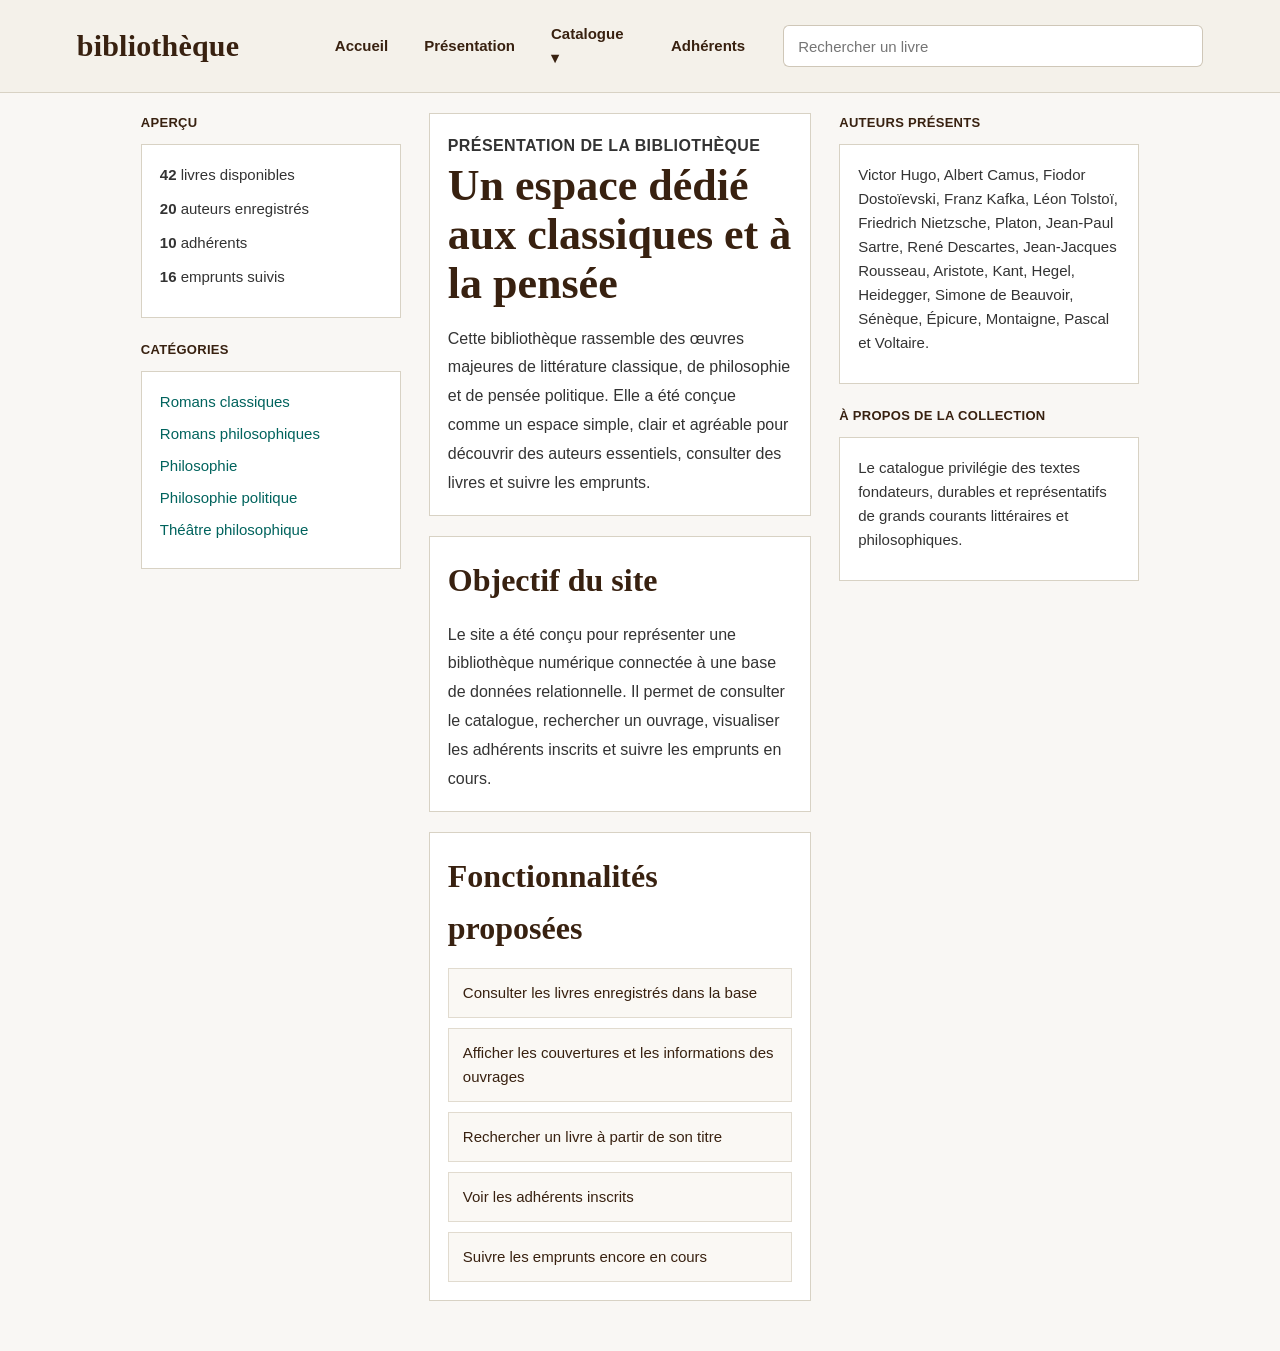
<file: presentation.html>
<!DOCTYPE HTML>
<html lang="fr">
<head>
    <meta charset="UTF-8" />
    <title>Présentation - Bibliothèque</title>
    <link rel="stylesheet" media="screen" href="style.css">
</head>
<body>
    <header class="goodreads-header">
        <div class="goodreads-topbar">
            <div class="site-logo">Bibliothèque</div>

            <nav class="main-nav">
                <a href="index.html">Accueil</a>
                <a href="presentation.html">Présentation</a>

                <div class="dropdown">
                    <a href="livres.php" class="dropdown-toggle">Catalogue ▾</a>
                    <div class="dropdown-menu">
                        <div class="dropdown-column">
                            <h4>Découvrir</h4>
                            <a href="livres.php">Tous les livres</a>
                            <a href="searchLivre.php">Rechercher un livre</a>
                            <a href="ajouterLivre.php">Ajouter un livre</a>
                            <a href="adherents.php">Emprunts en cours</a>
                        </div>
                        <div class="dropdown-column">
                            <h4>Genres</h4>
                            <a href="livres.php">Romans</a>
                            <a href="livres.php">Philosophie</a>
                            <a href="livres.php">Roman philosophique</a>
                            <a href="livres.php">Philosophie politique</a>
                        </div>
                    </div>
                </div>

                <a href="adherents.php">Adhérents</a>
            </nav>

            <div class="header-search">
                <form action="searchLivre.php" method="POST">
                    <input type="text" name="titre" placeholder="Rechercher un livre">
                    <button type="submit" name="searchLivre"></button>
                </form>
            </div>
        </div>
    </header>

    <main class="gr-layout">
        <aside class="gr-sidebar-left">
            <h3 class="gr-section-title">APERÇU</h3>
            <div class="gr-sidebar-box">
                <p><strong>42</strong> livres disponibles</p>
                <p><strong>20</strong> auteurs enregistrés</p>
                <p><strong>10</strong> adhérents</p>
                <p><strong>16</strong> emprunts suivis</p>
            </div>

            <h3 class="gr-section-title">CATÉGORIES</h3>
            <div class="gr-sidebar-box">
                <a href="#">Romans classiques</a>
                <a href="#">Romans philosophiques</a>
                <a href="#">Philosophie</a>
                <a href="#">Philosophie politique</a>
                <a href="#">Théâtre philosophique</a>
            </div>
        </aside>

        <section class="gr-main-content">
            <div class="gr-main-box">
                <p class="gr-kicker">PRÉSENTATION DE LA BIBLIOTHÈQUE</p>
                <h1>Un espace dédié aux classiques et à la pensée</h1>
                <p class="gr-lead">
                    Cette bibliothèque rassemble des œuvres majeures de littérature classique,
                    de philosophie et de pensée politique. Elle a été conçue comme un espace
                    simple, clair et agréable pour découvrir des auteurs essentiels,
                    consulter des livres et suivre les emprunts.
                </p>
            </div>

            <div class="gr-main-box">
                <h2>Objectif du site</h2>
                <p>
                    Le site a été conçu pour représenter une bibliothèque numérique connectée
                    à une base de données relationnelle. Il permet de consulter le catalogue,
                    rechercher un ouvrage, visualiser les adhérents inscrits et suivre les
                    emprunts en cours.
                </p>
            </div>

            <div class="gr-main-box">
                <h2>Fonctionnalités proposées</h2>
                <div class="gr-feature-list">
                    <div>Consulter les livres enregistrés dans la base</div>
                    <div>Afficher les couvertures et les informations des ouvrages</div>
                    <div>Rechercher un livre à partir de son titre</div>
                    <div>Voir les adhérents inscrits</div>
                    <div>Suivre les emprunts encore en cours</div>
                </div>
            </div>
        </section>

        <aside class="gr-sidebar-right">
            <h3 class="gr-section-title">AUTEURS PRÉSENTS</h3>
            <div class="gr-sidebar-box">
                <p>
                    Victor Hugo, Albert Camus, Fiodor Dostoïevski, Franz Kafka,
                    Léon Tolstoï, Friedrich Nietzsche, Platon, Jean-Paul Sartre,
                    René Descartes, Jean-Jacques Rousseau, Aristote, Kant, Hegel,
                    Heidegger, Simone de Beauvoir, Sénèque, Épicure, Montaigne,
                    Pascal et Voltaire.
                </p>
            </div>

            <h3 class="gr-section-title">À PROPOS DE LA COLLECTION</h3>
            <div class="gr-sidebar-box">
                <p>
                    Le catalogue privilégie des textes fondateurs, durables et
                    représentatifs de grands courants littéraires et philosophiques.
                </p>
            </div>
        </aside>
    </main>
</body>
</html>
</file>
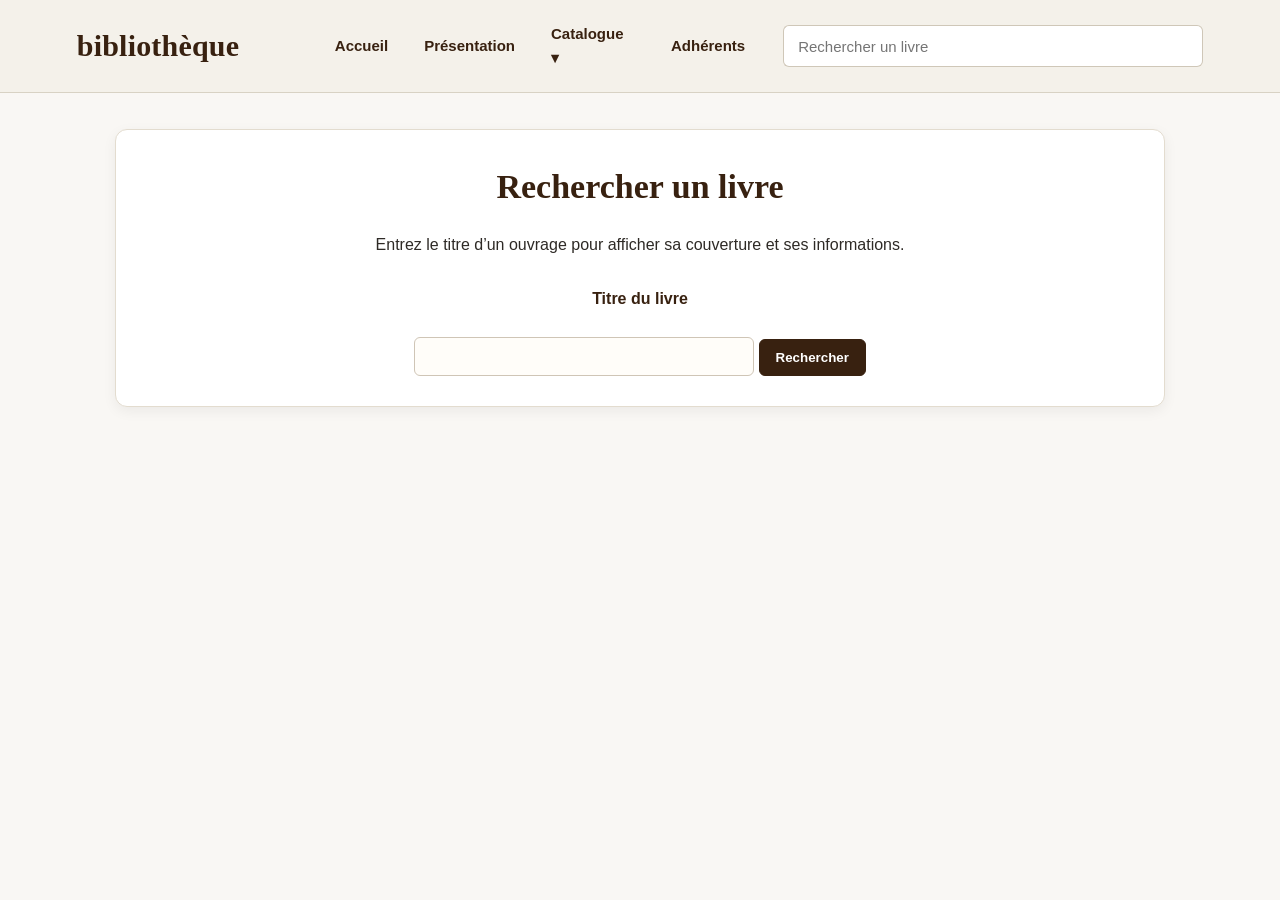
<file: searchLivre.html>
<!DOCTYPE HTML>
<html lang="fr">
<head>
    <meta charset="UTF-8" />
    <title>Rechercher un livre</title>
    <link rel="stylesheet" media="screen" href="style.css">
</head>
<body>
    <header class="goodreads-header">
        <div class="goodreads-topbar">
            <div class="site-logo">Bibliothèque</div>

            <nav class="main-nav">
                <a href="index.html">Accueil</a>
                <a href="presentation.html">Présentation</a>

                <div class="dropdown">
                    <a href="livres.php" class="dropdown-toggle">Catalogue ▾</a>
                    <div class="dropdown-menu">
                        <div class="dropdown-column">
                            <h4>Découvrir</h4>
                            <a href="livres.php">Tous les livres</a>
                            <a href="searchLivre.php">Rechercher un livre</a>
                            <a href="ajouterLivre.php">Ajouter un livre</a>
                            <a href="adherents.php">Emprunts en cours</a>
                        </div>
                        <div class="dropdown-column">
                            <h4>Genres</h4>
                            <a href="livres.php">Romans</a>
                            <a href="livres.php">Philosophie</a>
                            <a href="livres.php">Roman philosophique</a>
                            <a href="livres.php">Philosophie politique</a>
                        </div>
                    </div>
                </div>

                <a href="adherents.php">Adhérents</a>
            </nav>

            <div class="header-search">
                <form action="searchLivre.php" method="POST">
                    <input type="text" name="titre" placeholder="Rechercher un livre">
                    <button type="submit" name="searchLivre" class="siteHeader__searchIcon" aria-label="Rechercher"></button>
                </form>
            </div>
        </div>
    </header>

    <div class="container search-page">
        <h1>Rechercher un livre</h1>
        <p>Entrez le titre d’un ouvrage pour afficher sa couverture et ses informations.</p>

        <form method="POST" action="searchLivre.php" class="search-form-centered">
            <label for="titre">Titre du livre</label><br><br>
            <input type="text" name="titre" id="titre" required>
            <input type="submit" name="searchLivre" value="Rechercher">
        </form>
    </div>
</body>
</html>
</file>
<file: style.css>
/* =========================
   Base
   ========================= */
body {
    font-family: "Helvetica Neue", Helvetica, Arial, sans-serif;
    margin: 0;
    background: #f9f7f4;
    color: #181818;
    line-height: 1.6;
}

* {
    box-sizing: border-box;
}

a {
    color: #00635d;
    text-decoration: none;
}

a:hover {
    text-decoration: underline;
}

h1,
h2,
h3 {
    color: #382110;
    font-family: Georgia, "Times New Roman", serif;
    margin-top: 0;
}

h1 {
    font-size: 34px;
    margin-bottom: 18px;
}

h2 {
    font-size: 26px;
    margin-bottom: 14px;
}

h3 {
    font-size: 22px;
    margin-bottom: 10px;
}

p {
    color: #2e2a26;
    margin-top: 0;
}

/* =========================
   Header Goodreads-like
   ========================= */
.goodreads-header {
    background: #f4f1ea;
    border-bottom: 1px solid #d8d2c4;
    position: sticky;
    top: 0;
    z-index: 1000;
}

.goodreads-topbar {
    width: 88%;
    margin: 0 auto;
    display: grid;
    grid-template-columns: 220px 1fr 420px;
    align-items: center;
    gap: 22px;
    min-height: 72px;
}

.site-logo {
    font-family: Georgia, "Times New Roman", serif;
    font-size: 30px;
    font-weight: 700;
    color: #382110;
    letter-spacing: 0.2px;
    text-transform: lowercase;
}

.main-nav {
    display: flex;
    align-items: center;
    gap: 4px;
}

.main-nav > a,
.dropdown-toggle {
    display: inline-block;
    padding: 22px 16px;
    color: #382110;
    text-decoration: none;
    font-size: 15px;
    font-weight: 600;
    position: relative;
}

.main-nav > a:hover,
.dropdown:hover .dropdown-toggle {
    background: #e9e2d4;
    text-decoration: none;
}

.dropdown {
    position: relative;
}

.dropdown-menu {
    display: none;
    position: absolute;
    top: 100%;
    left: 0;
    min-width: 460px;
    background: #ffffff;
    border: 1px solid #ddd6c8;
    box-shadow: 0 8px 20px rgba(0, 0, 0, 0.12);
    padding: 18px 20px;
    z-index: 2000;
    grid-template-columns: 1fr 1fr;
    gap: 24px;
}

.dropdown:hover .dropdown-menu {
    display: grid;
}

.dropdown-column h4 {
    margin: 0 0 10px 0;
    font-size: 15px;
    color: #382110;
    font-family: "Helvetica Neue", Helvetica, Arial, sans-serif;
    font-weight: 700;
}

.dropdown-column a {
    display: block;
    padding: 7px 0;
    color: #382110;
    font-size: 14px;
}

.dropdown-column a:hover {
    color: #00635d;
    text-decoration: none;
}

.header-search form {
    display: flex;
    align-items: center;
    width: 100%;
    margin: 0;
}

.header-search input[type="text"] {
    width: 100%;
    height: 42px;
    border: 1px solid #cfc7b8;
    border-right: none;
    border-radius: 6px 0 0 6px;
    padding: 0 14px;
    font-size: 15px;
    background: #fff;
}

.header-search button {
    height: 42px;
    width: 54px;
    border: 1px solid #cfc7b8;
    border-left: none;
    border-radius: 0 6px 6px 0;
    background: #ffffff;
    cursor: pointer;
    font-size: 18px;
}

.header-search button:hover {
    background: #f3ede3;
}

/* =========================
   Ancien menu pour pages non converties
   ========================= */
ul {
    list-style-type: none;
    margin: 0;
    padding: 0;
    overflow: hidden;
    background-color: #382110;
}

li {
    float: left;
}

li a {
    display: block;
    color: #ffffff;
    text-align: center;
    padding: 14px 18px;
    text-decoration: none;
    font-weight: 600;
}

li a:hover {
    background-color: #5a3b22;
    text-decoration: none;
}

/* =========================
   Hero accueil
   ========================= */
.hero {
    display: grid;
    grid-template-columns: 1.7fr 1fr;
    gap: 34px;
    align-items: center;
    padding: 56px 72px;
    background: linear-gradient(180deg, #ede6d6 0%, #f7f3ea 100%);
    border-bottom: 1px solid #e0d9cb;
}

.hero-text {
    padding: 8px 0;
}

.hero-subtitle {
    color: #6f5c45;
    font-weight: 700;
    text-transform: uppercase;
    letter-spacing: 1.2px;
    margin-bottom: 12px;
    font-size: 12px;
}

.hero h1 {
    font-size: 50px;
    line-height: 1.12;
    max-width: 760px;
    margin-bottom: 18px;
}

.hero-description {
    font-size: 17px;
    line-height: 1.8;
    max-width: 700px;
    color: #3d342b;
    margin-bottom: 0;
}

.hero-buttons {
    margin-top: 28px;
    display: flex;
    gap: 12px;
    flex-wrap: wrap;
}

.btn {
    display: inline-block;
    padding: 12px 20px;
    border-radius: 6px;
    text-decoration: none;
    font-weight: 700;
    font-size: 14px;
    transition: all 0.2s ease;
}

.btn-primary {
    background-color: #382110;
    color: #ffffff;
    border: 1px solid #382110;
}

.btn-primary:hover {
    background-color: #523522;
    border-color: #523522;
    text-decoration: none;
}

.btn-secondary {
    background-color: #f4f1ea;
    color: #333333;
    border: 1px solid #d6d0c4;
}

.btn-secondary:hover {
    background-color: #ede6d6;
    text-decoration: none;
}

.hero-card {
    background-color: #ffffff;
    border: 1px solid #ddd6c8;
    border-radius: 12px;
    padding: 26px;
    box-shadow: 0 4px 14px rgba(0, 0, 0, 0.08);
}

.hero-card h2 {
    margin-bottom: 14px;
    font-size: 30px;
}

.hero-card p {
    line-height: 1.75;
    color: #4a433c;
    margin-bottom: 0;
}

.mini-stats {
    display: grid;
    grid-template-columns: repeat(2, 1fr);
    gap: 12px;
    margin-top: 24px;
}

.stat-box {
    background-color: #f4f1ea;
    border: 1px solid #e4ddcf;
    border-radius: 8px;
    padding: 16px;
    text-align: center;
}

.stat-number {
    display: block;
    font-size: 26px;
    font-weight: 700;
    color: #382110;
    font-family: Georgia, "Times New Roman", serif;
}

.stat-label {
    display: block;
    margin-top: 5px;
    color: #6f5c45;
    font-size: 13px;
    text-transform: uppercase;
    letter-spacing: 0.5px;
}

/* =========================
   Accueil contenu
   ========================= */
.homepage-content {
    width: 88%;
    margin: 42px auto 64px;
}

.intro-section {
    display: grid;
    grid-template-columns: 1fr 1fr;
    gap: 24px;
    margin-bottom: 34px;
}

.intro-block {
    background-color: #ffffff;
    border: 1px solid #e3dccf;
    border-radius: 12px;
    padding: 28px;
    box-shadow: 0 3px 10px rgba(0, 0, 0, 0.05);
}

.intro-block h2 {
    margin-bottom: 14px;
    font-size: 28px;
}

.feature-list {
    list-style-type: disc;
    margin: 0;
    padding-left: 22px;
    background: transparent;
}

.feature-list li {
    float: none;
    margin-bottom: 10px;
    color: #3d362e;
}

.highlight-section {
    background-color: #ffffff;
    border: 1px solid #e3dccf;
    border-radius: 12px;
    padding: 30px;
    box-shadow: 0 3px 10px rgba(0, 0, 0, 0.05);
}

.highlight-section h2 {
    margin-bottom: 18px;
    font-size: 30px;
}

.highlight-grid {
    display: grid;
    grid-template-columns: repeat(auto-fit, minmax(220px, 1fr));
    gap: 18px;
    margin-top: 8px;
}

.highlight-card {
    background-color: #f6f1e8;
    border: 1px solid #e5ddcf;
    border-radius: 10px;
    padding: 20px;
    transition: transform 0.2s ease, box-shadow 0.2s ease;
}

.highlight-card:hover {
    transform: translateY(-2px);
    box-shadow: 0 6px 14px rgba(0, 0, 0, 0.08);
}

.highlight-card h3 {
    margin-bottom: 10px;
    font-size: 22px;
}

.highlight-card p {
    margin-bottom: 0;
    line-height: 1.7;
    color: #423930;
}

/* =========================
   Conteneur générique
   ========================= */
.container {
    width: 82%;
    margin: 36px auto;
    background-color: #ffffff;
    padding: 30px;
    border-radius: 12px;
    border: 1px solid #e3dccf;
    box-shadow: 0 4px 14px rgba(0, 0, 0, 0.06);
}

.bloc {
    margin-top: 20px;
    padding: 18px;
    background-color: #f4f1ea;
    border-left: 4px solid #6b4f3a;
    border-radius: 8px;
}

.liste-contenu {
    list-style-type: disc;
    margin-left: 20px;
    padding-left: 20px;
    background-color: transparent;
}

.liste-contenu li {
    float: none;
    margin-bottom: 8px;
}

/* =========================
   Tableaux
   ========================= */
table {
    width: 100%;
    border-collapse: collapse;
    margin-top: 22px;
    background-color: #ffffff;
    border-radius: 10px;
    overflow: hidden;
    box-shadow: 0 2px 8px rgba(0, 0, 0, 0.03);
}

table,
th,
td {
    border: 1px solid #e2dbcf;
}

th,
td {
    padding: 12px;
    text-align: center;
}

th {
    background-color: #f4efe6;
    color: #382110;
    font-weight: 700;
}

tr:nth-child(even) {
    background-color: #fbf9f5;
}

/* =========================
   Formulaires
   ========================= */
form {
    margin-top: 20px;
}

label {
    color: #382110;
    font-weight: 700;
}

input[type="text"] {
    padding: 10px 12px;
    width: 320px;
    border: 1px solid #cfc5b6;
    border-radius: 6px;
    font-size: 15px;
    background-color: #fffdf9;
}

input[type="text"]:focus {
    outline: none;
    border-color: #a58d6a;
    box-shadow: 0 0 0 3px rgba(165, 141, 106, 0.12);
}

input[type="submit"] {
    padding: 10px 16px;
    background-color: #382110;
    color: #ffffff;
    border: 1px solid #382110;
    border-radius: 6px;
    cursor: pointer;
    font-weight: 700;
    transition: background-color 0.2s ease, border-color 0.2s ease;
}

input[type="submit"]:hover {
    background-color: #523522;
    border-color: #523522;
}

/* =========================
   Catalogue livres
   ========================= */
.books-grid {
    display: grid;
    grid-template-columns: repeat(auto-fit, minmax(210px, 1fr));
    gap: 24px;
    margin-top: 28px;
}

.book-card {
    background-color: #ffffff;
    border: 1px solid #e1dbcf;
    border-radius: 12px;
    padding: 18px;
    text-align: left;
    box-shadow: 0 3px 10px rgba(0, 0, 0, 0.05);
    transition: transform 0.2s ease, box-shadow 0.2s ease;
}

.book-card:hover {
    transform: translateY(-3px);
    box-shadow: 0 8px 16px rgba(0, 0, 0, 0.08);
}

.book-cover {
    width: 100%;
    height: 260px;
    object-fit: contain;
    object-position: center;
    border-radius: 8px;
    margin-bottom: 14px;
    background-color: #f0ece4;
    display: block;
    padding: 8px;
}

.book-card h3 {
    font-size: 20px;
    margin-bottom: 10px;
}

.book-card p {
    margin: 6px 0;
    font-size: 14px;
    color: #3e372f;
}

/* =========================
   Recherche
   ========================= */
.search-page {
    text-align: center;
}

.search-form-centered {
    margin-top: 28px;
    text-align: center;
}

.search-form-centered input[type="text"] {
    width: 340px;
    max-width: 90%;
}

.no-result {
    text-align: center;
    font-size: 18px;
    color: #6b4f3a;
    margin-top: 30px;
}

.single-result-wrapper {
    display: flex;
    justify-content: center;
    align-items: flex-start;
    margin-top: 30px;
}

.single-result-wrapper .book-card {
    width: 320px;
    max-width: 320px;
    min-width: 320px;
    flex: 0 0 320px;
    text-align: left;
}

.single-result-wrapper .book-cover {
    width: 100%;
    height: 360px;
    object-fit: contain;
    object-position: center;
    background-color: #f5f1e8;
    padding: 8px;
    display: block;
}

/* =========================
   Présentation Goodreads-like
   ========================= */
.gr-layout {
    width: 78%;
    margin: 20px auto 50px;
    display: grid;
    grid-template-columns: 260px 1fr 300px;
    gap: 28px;
    align-items: start;
}

.gr-section-title {
    font-family: "Helvetica Neue", Helvetica, Arial, sans-serif;
    font-size: 13px;
    font-weight: 700;
    color: #382110;
    margin: 0 0 10px 0;
    letter-spacing: 0.3px;
    text-transform: uppercase;
}

.gr-sidebar-box,
.gr-main-box {
    background: #ffffff;
    border: 1px solid #d8d2c4;
    padding: 18px;
}

.gr-sidebar-box {
    margin-bottom: 22px;
}

.gr-sidebar-box a {
    display: block;
    color: #00635d;
    margin-bottom: 8px;
    font-size: 15px;
}

.gr-sidebar-box a:hover {
    text-decoration: underline;
}

.gr-sidebar-box p {
    margin: 0 0 10px 0;
    font-size: 15px;
    line-height: 1.6;
    color: #333333;
}

.gr-main-content {
    display: flex;
    flex-direction: column;
    gap: 20px;
}

.gr-kicker {
    font-size: 12px;
    font-weight: 700;
    color: #767676;
    letter-spacing: 0.4px;
    margin: 0 0 10px 0;
    text-transform: uppercase;
}

.gr-main-box h1 {
    font-size: 44px;
    line-height: 1.12;
    color: #382110;
    margin: 0 0 16px 0;
}

.gr-main-box h2 {
    font-size: 32px;
    color: #382110;
    margin: 0 0 14px 0;
}

.gr-main-box p {
    font-size: 16px;
    line-height: 1.8;
    color: #333333;
    margin: 0;
}

.gr-lead {
    font-size: 18px;
    line-height: 1.85;
}

.gr-feature-list {
    display: grid;
    grid-template-columns: 1fr;
    gap: 10px;
    margin-top: 6px;
}

.gr-feature-list div {
    padding: 12px 14px;
    border: 1px solid #e1dbcf;
    background: #faf8f4;
    font-size: 15px;
    color: #382110;
}

/* =========================
   Résultats de recherche
   ========================= */
.search-result-count {
    text-align: center;
    color: #6b4f3a;
    font-size: 15px;
    margin-bottom: 20px;
}

.search-back-link {
    text-align: center;
    margin-top: 24px;
}

.search-back-link a {
    color: #00635d;
    font-weight: 600;
}

.search-back-link a:hover {
    text-decoration: underline;
}

/* =========================
   Accueil style Goodreads
   ========================= */
.gr-home {
    width: 78%;
    margin: 18px auto 48px;
    display: grid;
    grid-template-columns: 320px 1fr 320px;
    gap: 28px;
    align-items: start;
}

.gr-home-left,
.gr-home-center,
.gr-home-right {
    min-width: 0;
}

.gr-panel {
    background: #fff;
    border: 1px solid #d8d2c4;
    padding: 14px;
    margin-bottom: 22px;
}

.gr-panel-title {
    font-family: "Helvetica Neue", Helvetica, Arial, sans-serif;
    font-size: 13px;
    font-weight: 700;
    text-transform: uppercase;
    color: #382110;
    margin: 0 0 14px 0;
}

.gr-panel-text {
    font-size: 15px;
    color: #333;
    margin-bottom: 14px;
    line-height: 1.6;
}

.gr-book-mini {
    display: flex;
    gap: 14px;
    align-items: flex-start;
}

.gr-book-mini img {
    width: 105px;
    height: 155px;
    object-fit: cover;
    border: 1px solid #d8d2c4;
    background: #f4f1ea;
    display: block;
    flex: 0 0 auto;
}

.gr-book-mini-info h3 {
    font-size: 20px;
    line-height: 1.25;
    margin: 0 0 6px 0;
    color: #382110;
}

.gr-book-mini-info p {
    font-size: 15px;
    color: #333;
    margin: 0 0 10px 0;
}

.gr-small-btn,
.gr-outline-btn {
    display: inline-block;
    padding: 8px 12px;
    border: 1px solid #cfc7b8;
    border-radius: 4px;
    background: #f4f1ea;
    color: #382110;
    font-size: 14px;
    font-weight: 400;
    text-decoration: none;
}

.gr-small-btn:hover,
.gr-outline-btn:hover {
    background: #ede6d6;
    text-decoration: none;
}

.gr-panel-links {
    margin-top: 14px;
    display: flex;
    flex-wrap: wrap;
    gap: 10px;
}

.gr-panel-links a {
    color: #00635d;
    font-size: 15px;
}

.gr-challenge-box {
    display: flex;
    align-items: center;
    justify-content: center;
    gap: 20px;
}

.gr-challenge-box img {
    width: 220px;
    height: auto;
    border: 1px solid #d8d2c4;
    display: block;
}

.gr-outline-btn {
    display: inline-block;
    padding: 14px 18px;
    border: 1px solid #cfc7b8;
    border-radius: 4px;
    background: #f4f1ea;
    color: #382110;
    font-size: 16px;
    font-weight: 400;
    text-decoration: none;
}
.gr-shelf {
    display: flex;
    justify-content: space-between;
    align-items: flex-start;
    gap: 8px;
}

.gr-shelf img {
    width: 92px;
    height: 138px;
    object-fit: cover;
    border: 1px solid #d8d2c4;
    background: #f4f1ea;
    display: block;
    flex: 0 0 auto;
}
.gr-banner-card {
    background: #fff;
    border: 1px solid #d8d2c4;
    margin-bottom: 22px;
}

.gr-banner-card img {
    width: 100%;
    height: 210px;
    object-fit: cover;
    display: block;
}

.gr-banner-content {
    padding: 16px 18px 14px;
}

.gr-banner-content h1 {
    font-size: 28px;
    line-height: 1.22;
    margin: 0 0 8px 0;
    color: #382110;
}

.gr-banner-content p {
    font-size: 15px;
    line-height: 1.55;
    color: #555;
    margin: 0;
}

.gr-feed {
    background: transparent;
}

.gr-feed-header {
    display: flex;
    justify-content: space-between;
    align-items: center;
    margin-bottom: 10px;
}

.gr-update-card {
    background: #fff;
    border: 1px solid #d8d2c4;
    padding: 18px;
}

.gr-update-top {
    display: flex;
    align-items: center;
    gap: 12px;
    margin-bottom: 14px;
}

.gr-avatar {
    width: 48px;
    height: 48px;
    border-radius: 50%;
    object-fit: cover;
    display: block;
}

.gr-avatar.small {
    width: 34px;
    height: 34px;
}

.gr-update-meta p {
    margin: 0;
    font-size: 16px;
    color: #333;
}

.gr-time {
    margin-left: auto;
    color: #767676;
    font-size: 14px;
}

.gr-update-body {
    display: grid;
    grid-template-columns: 148px 1fr;
    gap: 16px;
    align-items: start;
}

.gr-update-cover {
    width: 148px;
    height: 220px;
    object-fit: cover;
    border: 1px solid #d8d2c4;
    background: #f4f1ea;
    display: block;
}

.gr-update-info h3 {
    font-size: 22px;
    line-height: 1.2;
    margin: 0 0 6px 0;
    color: #382110;
}

.gr-author-line {
    margin: 0 0 14px 0;
    color: #333;
    font-size: 15px;
}

.gr-update-info p {
    font-size: 15px;
    line-height: 1.65;
    color: #333;
}

.gr-want-row {
    display: inline-flex;
    align-items: stretch;
    margin-bottom: 14px;
}

.gr-want-btn {
    border: 1px solid #409d69;
    background: #409d69;
    color: #fff;
    padding: 0 16px;
    height: 38px;
    font-size: 14px;
    font-weight: 700;
    cursor: pointer;
    border-radius: 4px 0 0 4px;
}

.gr-want-arrow {
    border: 1px solid #409d69;
    border-left: 1px solid rgba(255, 255, 255, 0.25);
    background: #409d69;
    color: #fff;
    width: 40px;
    height: 38px;
    font-size: 12px;
    cursor: pointer;
    border-radius: 0 4px 4px 0;
}

.gr-update-actions {
    margin-top: 14px;
    font-size: 15px;
    color: #00635d;
    display: flex;
    gap: 8px;
    align-items: center;
}

.gr-comment-box {
    margin-top: 14px;
    display: flex;
    gap: 10px;
    align-items: center;
}

.gr-comment-box input[type="text"] {
    width: 100%;
    height: 34px;
    border: 1px solid #cfc7b8;
    border-radius: 3px;
    padding: 0 10px;
    font-size: 14px;
    background: #fff;
}

.gr-side-headline {
    font-size: 18px;
    line-height: 1.3;
    margin: 0 0 12px 0;
    color: #00635d;
}

.gr-side-image {
    width: 100%;
    height: 195px;
    object-fit: cover;
    display: block;
    border: 1px solid #d8d2c4;
    margin-bottom: 10px;
}

.gr-side-caption {
    font-size: 14px;
    color: #767676;
    margin: 0;
}

.gr-reco-card {
    display: grid;
    grid-template-columns: 120px 1fr;
    gap: 14px;
    align-items: start;
}

.gr-reco-card img {
    width: 120px;
    height: 172px;
    object-fit: cover;
    border: 1px solid #d8d2c4;
    display: block;
}

.gr-reco-card h3 {
    margin: 0 0 4px 0;
    font-size: 20px;
    color: #382110;
}

.gr-reco-card p {
    margin: 0 0 10px 0;
    font-size: 15px;
    color: #333;
}

.gr-rating {
    font-size: 15px;
    color: #d46a1f;
    margin-bottom: 12px;
}

.gr-rating span {
    color: #767676;
    margin-left: 6px;
}

.gr-green-btn {
    display: inline-block;
    padding: 10px 14px;
    background: #409d69;
    color: #fff;
    border-radius: 4px;
    font-weight: 700;
    text-decoration: none;
}

.gr-green-btn:hover {
    background: #3a8f5f;
    text-decoration: none;
}

/* =========================
   Responsive
   ========================= */
@media screen and (max-width: 1200px) {
    .goodreads-topbar {
        width: 90%;
        grid-template-columns: 1fr;
        gap: 10px;
        padding: 14px 0;
    }

    .main-nav {
        flex-wrap: wrap;
    }

    .main-nav > a,
    .dropdown-toggle {
        padding: 10px 12px;
    }

    .dropdown-menu {
        position: static;
        min-width: auto;
        width: 100%;
        margin-top: 8px;
    }

    .gr-layout {
        width: 90%;
        grid-template-columns: 220px 1fr 260px;
    }

    .gr-home {
    width: 90%;
    grid-template-columns: 300px 1fr 300px;
    gap: 22px;
}

    .gr-banner-card img {
        height: 185px;
    }
}

@media screen and (max-width: 900px) {
    .hero {
        grid-template-columns: 1fr;
        padding: 36px 24px;
    }

    .hero h1 {
        font-size: 38px;
    }

    .intro-section {
        grid-template-columns: 1fr;
    }

    .homepage-content,
    .container,
    .gr-layout,
    .gr-home {
        width: 92%;
    }

    .books-grid {
        grid-template-columns: repeat(auto-fit, minmax(180px, 1fr));
    }

    .single-result-wrapper .book-card {
        width: 280px;
        max-width: 90%;
        min-width: unset;
        flex: 0 0 auto;
    }

    .single-result-wrapper .book-cover {
        height: 320px;
    }

    .gr-layout {
        grid-template-columns: 1fr;
    }

    .gr-main-box h1 {
        font-size: 36px;
    }

    .gr-main-box h2 {
        font-size: 28px;
    }

    .gr-home {
        grid-template-columns: 1fr;
    }

    .gr-update-body,
    .gr-reco-card,
    .gr-challenge-box,
    .gr-book-mini {
        display: grid;
        grid-template-columns: 1fr;
    }

    .gr-banner-card img,
    .gr-side-image {
        height: auto;
    }

    .gr-update-cover,
    .gr-book-mini img,
    .gr-reco-card img,
    .gr-shelf img,
    .gr-challenge-box img {
        width: 100%;
        max-width: 220px;
        height: auto;
    }

    .gr-shelf {
        flex-wrap: wrap;
    }
}
</file>
